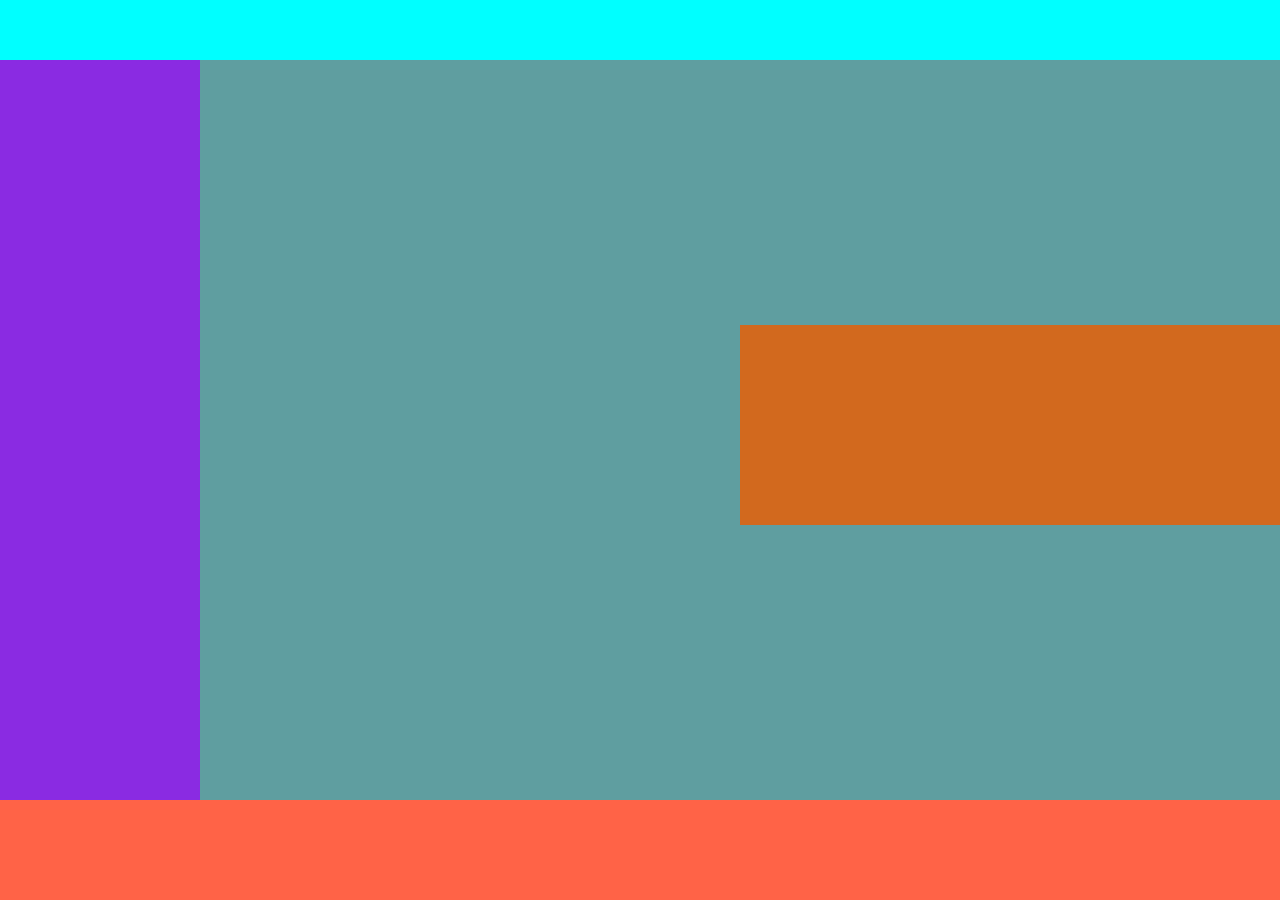
<file: index.html>
<!DOCTYPE html>
<html lang="en">
<head>
    <meta charset="UTF-8">
    <meta name="viewport" content="width=device-width, initial-scale=1.0">
    <title>Document</title>
    <link rel="stylesheet" href="index.css">
</head>
<body>
    <header></header>
    <aside></aside>
    <main>
        <section></section>
        <section></section>
    </main>
    <footer></footer>
</body>
</html>
</file>
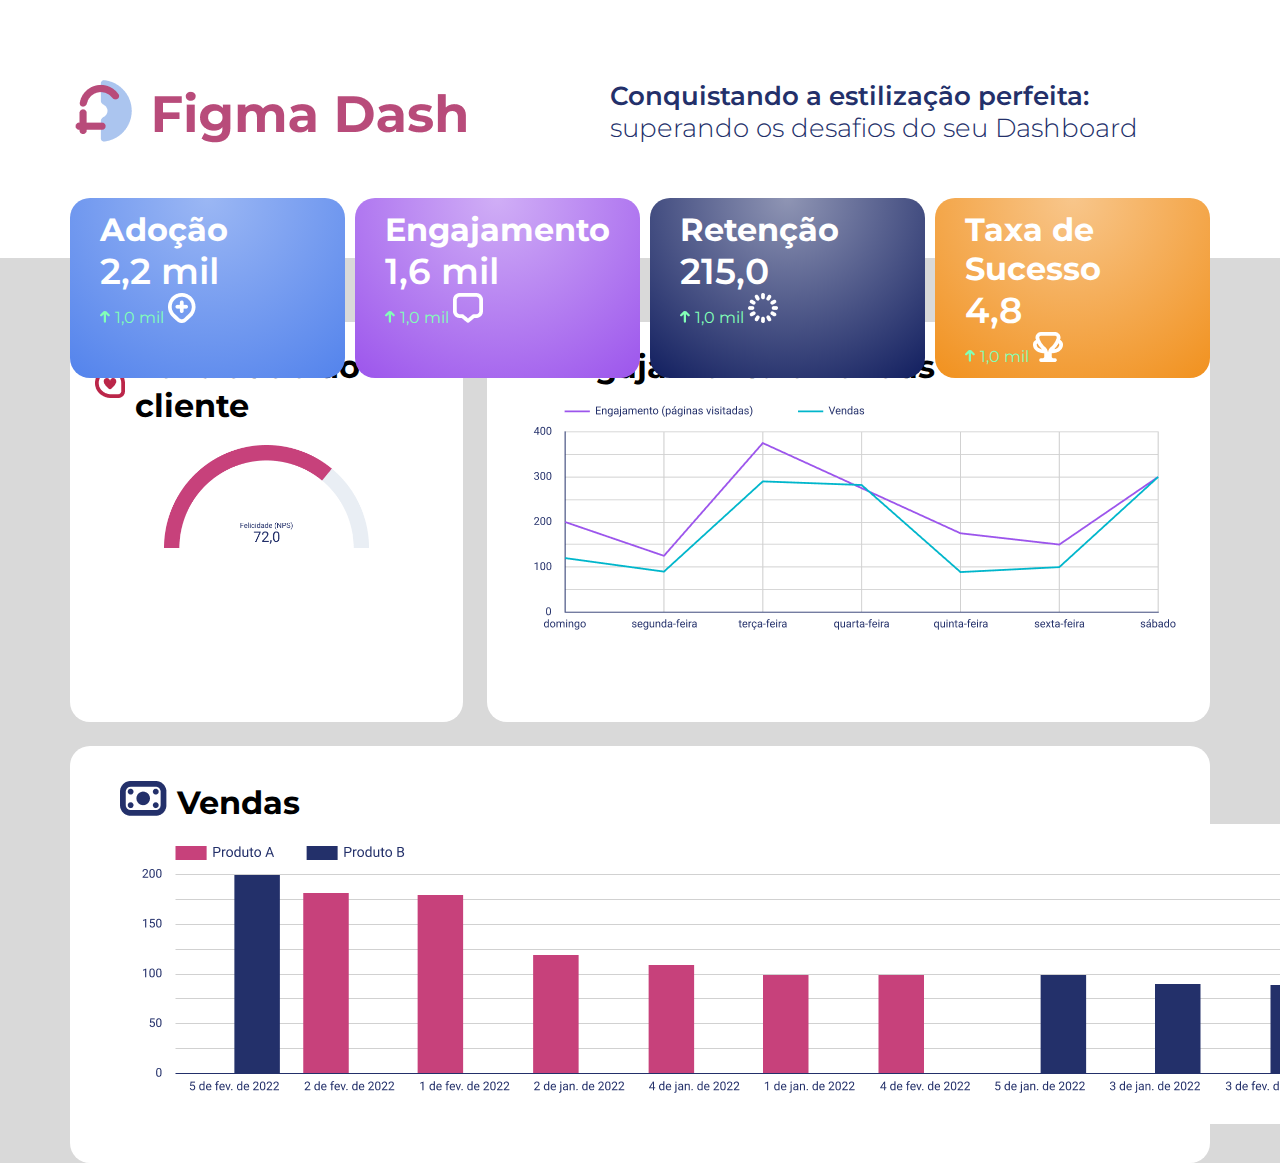
<file: exercicio.html>
<!DOCTYPE html>
<html lang="en">
<head>
    <meta charset="UTF-8">
    <meta name="viewport" content="width=device-width, initial-scale=1.0">
    <title>Document</title>
    <link rel="stylesheet" href="exercicio.css">
    <link rel="preconnect" href="https://fonts.googleapis.com">
<link rel="preconnect" href="https://fonts.gstatic.com" crossorigin>
<link href="https://fonts.googleapis.com/css2?family=Montserrat:ital,wght@0,100..900;1,100..900&display=swap" rel="stylesheet">
</head>
<body>
    <header>
        <img src="LOGO.png" alt="logo ">
        <h1><span>Conquistando a estilização perfeita:</span> superando os desafios do seu Dashboard</h1>
    </header>

    <main>
        <section class="section-metricas">
            <div class="container-metrica1">
                <h1>Adoção</h1>
                <span class="metrica-span1">2,2 mil</span>
                <span class="metrica-span2">1,0 mil</span>
            </div>

            <div class="container-metrica2">
                <h1>Engajamento</h1>
                <span class="metrica-span1">1,6 mil</span>
                <span class="metrica-span2">1,0 mil</span>
            </div>

            <div class="container-metrica3">
                <h1>Retenção</h1>
                <span class="metrica-span1">215,0</span>
                <span class="metrica-span2">1,0 mil</span>
            </div>

            <div class="container-metrica4">
                <h1>Taxa de Sucesso</h1>
                <span class="metrica-span1">4,8</span>
                <span class="metrica-span2">1,0 mil</span>
            </div>
        </section>
        <section class="section-satisfacao">
            <h1>Felicidade do cliente</h1>
            <img src="Group 49.png" alt="felicidade-cliente">
        </section>
        <section class="section-engajamento">
            <h1>Engajamento e vendas</h1>
            <img src="Frame (1).png" alt="engajamento-vendas">
        </section>
        <section class="section-vendas">
            <h1>Vendas</h1>
            <img src="Frame.png" alt="vendas">
        </section>
    </main>

    
</body>
</html>
</file>
<file: index.css>
* {
    padding: 0;
    margin: 0;
    outline: 0;
    border: 0;
    box-sizing: border-box;
}

body {
    height: 100vh;
    display: grid;
    grid-template-columns: 200px 1fr;
    grid-template-rows: 60px 1fr 100px;
    grid-template-areas:
    "header header"
    "aside main"
    "footer footer"
    ;
}

header {
    grid-area: header;
    background-color: aqua;
}

aside {
    grid-area: aside;
    background-color: blueviolet;
}

main {
    display: grid;
    gap
    grid-area: main;
    background-color: cadetblue;
}

main > section {
    grid-area: section;
    background-color: chocolate;
    height: 200px;
    margin-bottom: 10px;
}

footer {
    grid-area: footer;
    background-color: tomato;
}
</file>
<file: exercicio.css>
* {
    margin: 0;
    border: 0;
    padding: 0;
    box-sizing: border-box;
    outline: 0;
    font-family: "Montserrat", sans-serif;
}

header{
    position: relative;
    z-index: 1;
    display: flex;
    justify-content: space-between;
    padding: 80px 70px 110px;
    background-color: #fff;
}

header h1{
    font-weight: 300;
    color: #23306a;
    font-size: 26px;
    width: 600px;
}

header h1>span{
    font-weight: 600;
}

main {

    margin-top: -60px;
    background-color: #D9D9D9;
    display: grid;
    gap: 24px;
    grid-template-columns: 1fr 1fr;
    grid-template-rows: 100px 400px 1fr;
    padding: 0 70px;
}

section {
    background-color: #fff;
    border-radius: 20px;
}

.section-metricas{
    background-color: transparent;
    display: grid;
    grid-template-columns: repeat(4, 1fr);
    color: #fff;
    gap: 10px;
}

.section-metricas > div {
    z-index: 2;
    padding: 12px 30px;
    border-radius: 20px;
}

.container-metrica1{
    background: radial-gradient(circle at top center,  #9bb7f4, #5383EC );
    
}

.container-metrica2{
    background: radial-gradient(circle at top center, #d0aef6, #9C55EC);

}

.container-metrica3{
    background: radial-gradient(circle at top center, #8f95b4, #111E5F);
    
}

.container-metrica4{
    background: radial-gradient(circle at top center, #f8c68b, #F1911E);
}

.metrica-span1 {
  font-size: 36px;
  font-weight: 600;
  display: block;
}
.metrica-span2 {
  color: #82FFB7;
}
.metrica-span2::before {
  content: url(SETA.png);
  margin-right: 5px;
}

.adoção, .engajamento, .retenção, .sucesso, {
    display: flex;
    justify-content: space-between;
}

.container-metrica1::after {
    content: url(Vector\ \(3\).png);
}

.container-metrica2::after {
    content: url(Vector\ \(4\).png);
}

.container-metrica3::after {
    content: url(Vector\ \(5\).png);
}

.container-metrica4::after{
    content: url(Vector\ \(6\).png);
}

.section-metricas, .section-vendas  {
    grid-column: span 2;
}

.section-satisfacao, .section-engajamento{
    padding: 25px;
}

.section-satisfacao{
    text-align: center;
}

.section-satisfacao img {
    width: 60%;
    margin-top: 20px
}

.section-satisfacao h1{
    text-align: left;
}

.section-vendas{
    padding: 35px 50px;
}

.section-engajamento h1, .section-satisfacao h1, .section-vendas h1 {
    display: flex;
    align-items: center;
    gap: 10px;
}

.section-satisfacao h1::before{ 
    content: url(Vector\ \(2\).png  );
    
}

.section-engajamento h1::before{ 
    content: url(Vector\ \(1\).png);
    

}

.section-vendas h1::before{
    content: url(Vector.png);
}
</file>
